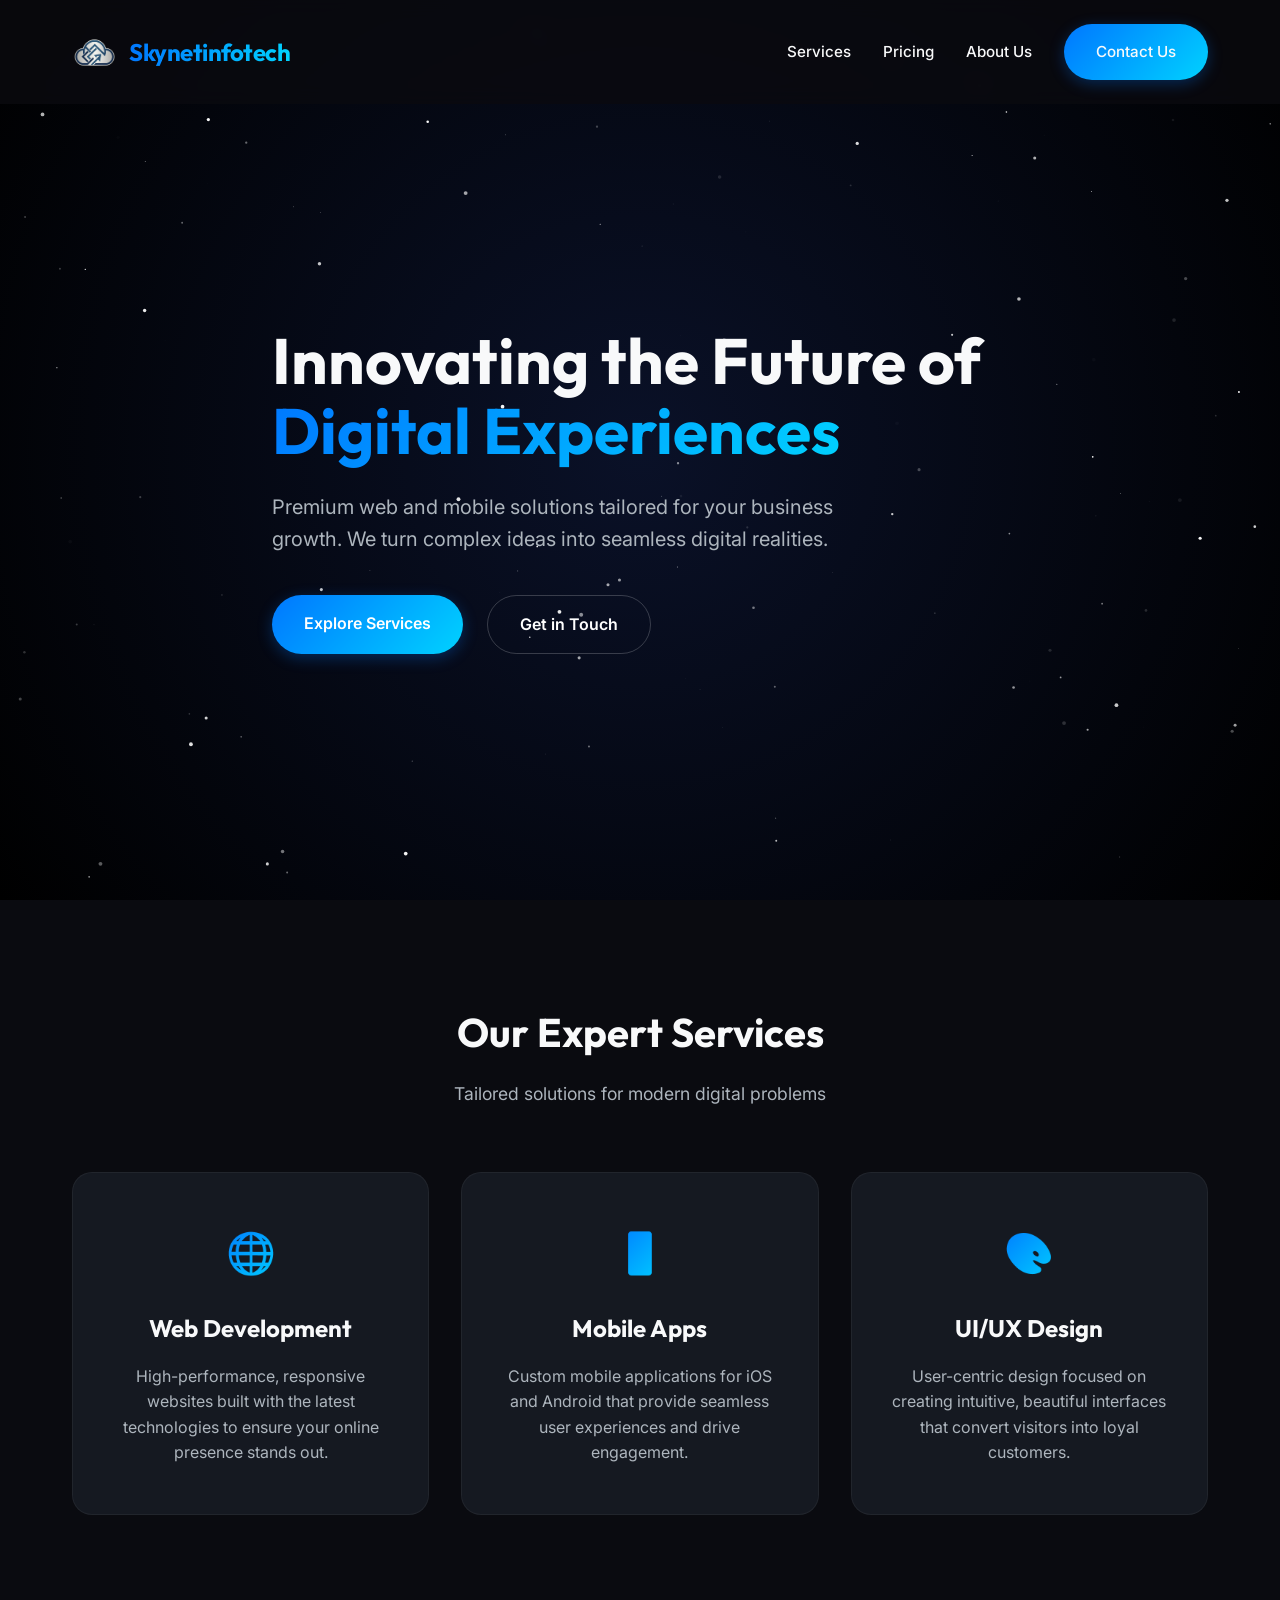
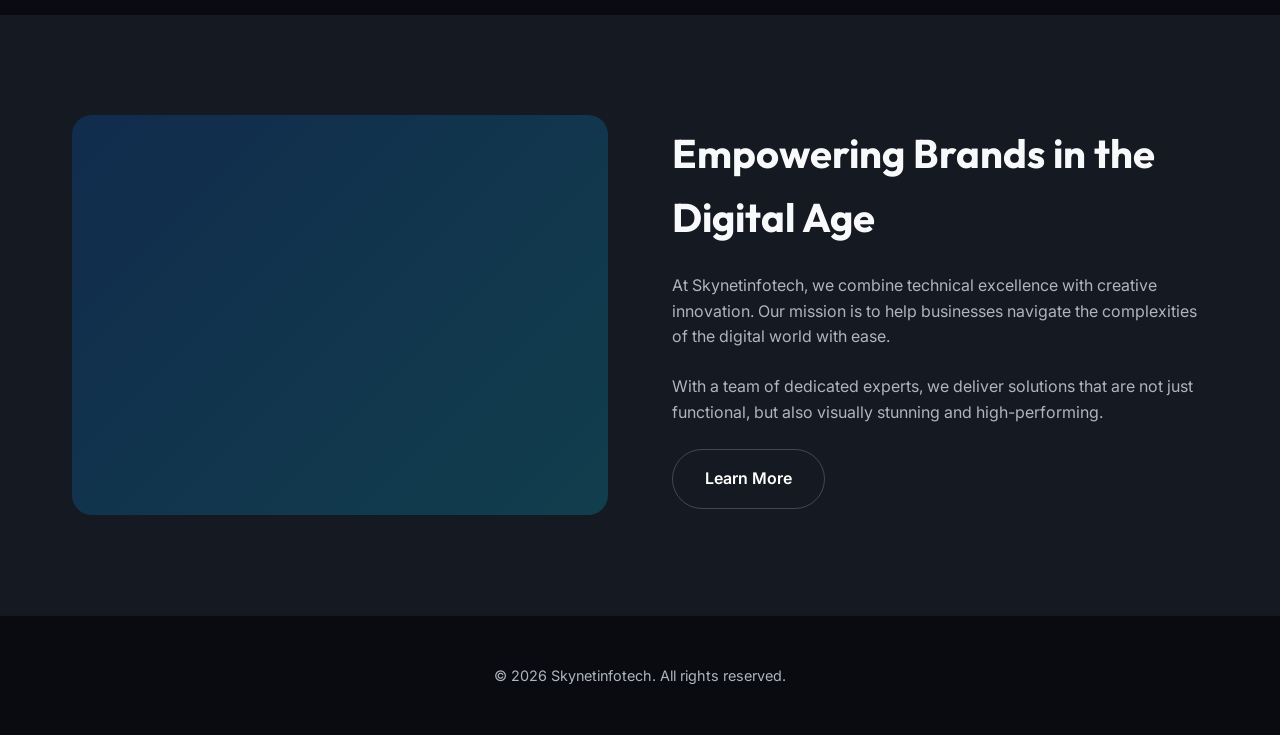
<file: index.html>
<!DOCTYPE html>
<html lang="en">

<head>
    <meta charset="UTF-8">
    <meta name="viewport" content="width=device-width, initial-scale=1.0">
    <title>Skynetinfotech | Mobile App & Web Development Agency</title>
    <meta name="description"
        content="Skynetinfotech provides premium mobile app development (Flutter, Kotlin) and custom web solutions. We transform your ideas into scalable digital products.">
    <meta name="keywords"
        content="Mobile App Development, Web Solutions, Flutter Experts, Kotlin Development, React Native, UI/UX Design">

    <!-- Open Graph / Facebook -->
    <meta property="og:type" content="website">
    <meta property="og:url" content="https://aks64bits.github.io/skynetinfotech/">
    <meta property="og:title" content="Skynetinfotech | Mobile App & Web Development Agency">
    <meta property="og:description"
        content="Premium mobile app and web development agency specializing in Flutter, Kotlin, and React Native solutions.">
    <meta property="og:image" content="https://aks64bits.github.io/skynetinfotech/assets/logo.png">

    <!-- Twitter -->
    <meta property="twitter:card" content="summary_large_image">
    <meta property="twitter:url" content="https://aks64bits.github.io/skynetinfotech/">
    <meta property="twitter:title" content="Skynetinfotech | Mobile App & Web Development Agency">
    <meta property="twitter:description"
        content="Premium mobile app and web development agency specializing in Flutter, Kotlin, and React Native solutions.">
    <meta property="twitter:image" content="https://aks64bits.github.io/skynetinfotech/assets/logo.png">

    <link rel="canonical" href="https://skynetinfotech.com/" />
    <link rel="icon" type="image/png" sizes="32x32" href="assets/logo.png">
    <link rel="icon" type="image/png" sizes="16x16" href="assets/logo.png">
    <link rel="apple-touch-icon" sizes="180x180" href="assets/logo.png">
    <link rel="stylesheet" href="css/style.css">
    <link rel="preconnect" href="https://fonts.googleapis.com">
    <link rel="preconnect" href="https://fonts.gstatic.com" crossorigin>
    <link
        href="https://fonts.googleapis.com/css2?family=Inter:wght@300;400;600;700&family=Outfit:wght@400;700&display=swap"
        rel="stylesheet">

    <!-- JSON-LD Structured Data -->
    <script type="application/ld+json">
    {
      "@context": "https://schema.org",
      "@type": "ProfessionalService",
      "name": "Skynetinfotech",
      "image": "https://skynetinfotech.com/assets/logo.png",
      "url": "https://skynetinfotech.com",
      "telephone": "+918051648462",
      "address": {
        "@type": "PostalAddress",
        "addressCountry": "IN"
      },
      "serviceType": ["Mobile App Development", "Web Development", "UI/UX Design"],
      "description": "Premium mobile app and web development agency specializing in Flutter, Kotlin, and React Native solutions."
    }
    </script>
</head>

<body>
    <canvas id="star-canvas"></canvas>
    <header id="main-header">
        <nav class="container">
            <div class="logo">

                <img src="assets/logo.png" alt="Skynetinfotech Logo">
                <span class="brand-name">Skynetinfotech</span>
            </div>
            <ul class="nav-links">
                <li class="close-menu-li"><span class="close-menu">&times;</span></li>
                <li><a href="services.html">Services</a></li>
                <li><a href="pricing.html">Pricing</a></li>
                <li><a href="about.html">About Us</a></li>
                <li><a href="contact.html" class="btn btn-primary">Contact Us</a></li>
            </ul>
            <div class="mobile-menu-btn">
                <span></span>
                <span></span>
                <span></span>
            </div>
        </nav>
    </header>

    <main>
        <section id="hero">
            <div class="container hero-content">
                <h1 class="fade-in">Innovating the Future of <span class="gradient-text">Digital Experiences</span></h1>
                <p class="fade-in">Premium web and mobile solutions tailored for your business growth. We turn complex
                    ideas into seamless digital realities.</p>
                <div class="hero-btns fade-in">
                    <a href="services.html" class="btn btn-primary">Explore Services</a>
                    <a href="contact.html" class="btn btn-secondary">Get in Touch</a>
                </div>
            </div>
            <div class="hero-bg-accent"></div>
        </section>

        <section id="services" class="section-padding">
            <div class="container">
                <div class="section-header fade-in">
                    <h2>Our Expert Services</h2>
                    <p>Tailored solutions for modern digital problems</p>
                </div>
                <div class="services-grid">
                    <div class="service-card fade-in">
                        <div class="service-icon">🌐</div>
                        <h3>Web Development</h3>
                        <p>High-performance, responsive websites built with the latest technologies to ensure your
                            online presence stands out.</p>
                    </div>
                    <div class="service-card fade-in">
                        <div class="service-icon">📱</div>
                        <h3>Mobile Apps</h3>
                        <p>Custom mobile applications for iOS and Android that provide seamless user experiences and
                            drive engagement.</p>
                    </div>
                    <div class="service-card fade-in">
                        <div class="service-icon">🎨</div>
                        <h3>UI/UX Design</h3>
                        <p>User-centric design focused on creating intuitive, beautiful interfaces that convert visitors
                            into loyal customers.</p>
                    </div>
                </div>
            </div>
        </section>

    </main>

    <section id="about" class="section-padding">
        <div class="container about-content">
            <div class="about-image fade-in">
                <div
                    style="width: 100%; height: 400px; background: var(--gradient-primary); border-radius: 20px; opacity: 0.2;">
                </div>
                <!-- Placeholder for team or office image -->
            </div>
            <div class="about-text fade-in">
                <h2>Empowering Brands in the Digital Age</h2>
                <p>At Skynetinfotech, we combine technical excellence with creative innovation. Our mission is to help
                    businesses navigate the complexities of the digital world with ease.</p>
                <p>With a team of dedicated experts, we deliver solutions that are not just functional, but also
                    visually stunning and high-performing.</p>
                <a href="about.html" class="btn btn-secondary">Learn More</a>
            </div>
        </div>
    </section>


    <footer>
        
            <p class="copyright">&copy; 2026 Skynetinfotech. All rights reserved.</p>
        </div>
    </footer>


    <script src="js/script.js"></script>
</body>

</html>
</file>
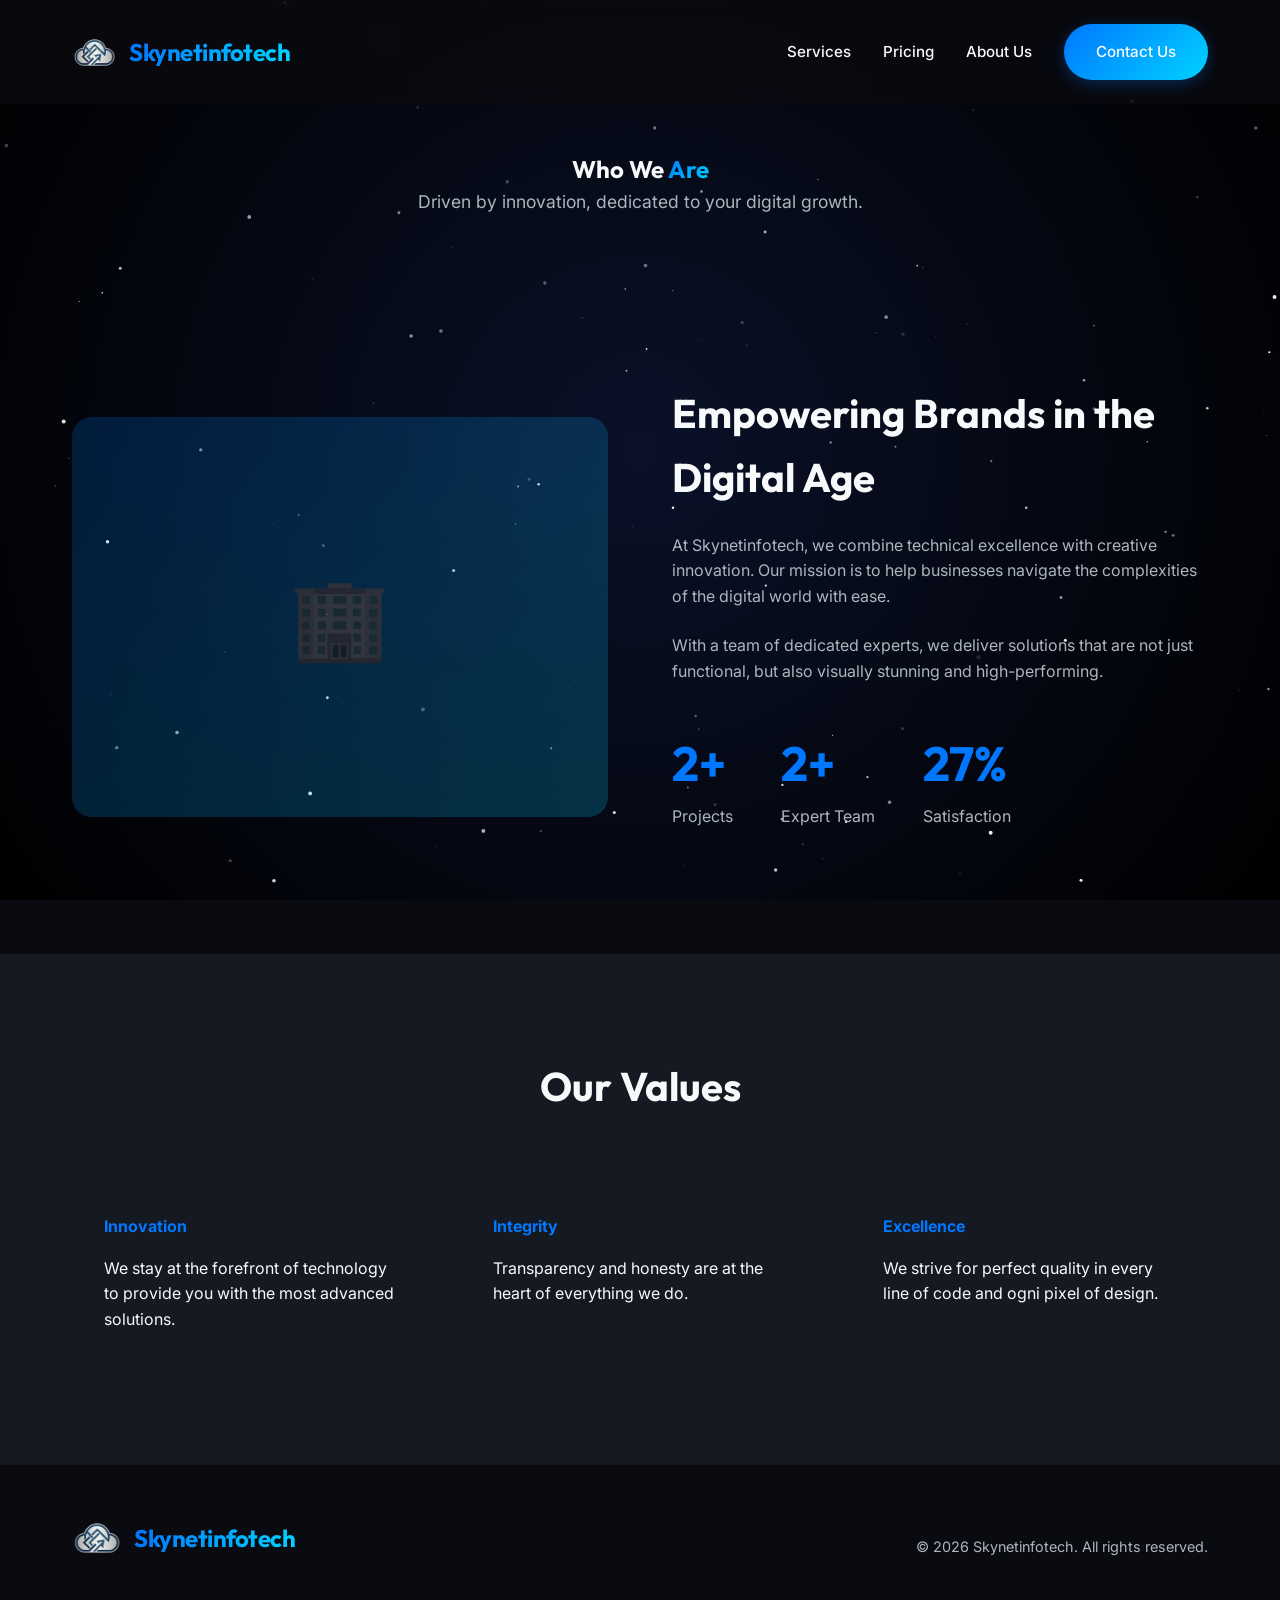
<file: about.html>
<!DOCTYPE html>
<html lang="en">

<head>
    <meta charset="UTF-8">
    <meta name="viewport" content="width=device-width, initial-scale=1.0">
    <title>About Skynetinfotech | Agency Mission & Expert Team</title>
    <meta name="description"
        content="Learn about our mission to empower brands. Discover our expert team and our focus on Flutter, Kotlin, and React Native excellence.">
    <meta name="keywords" content="Agency Mission, Tech Stack, Flutter Experts, Kotlin Developers, Skynetinfotech Team">

    <!-- Open Graph / Facebook -->
    <meta property="og:type" content="website">
    <meta property="og:url" content="https://aks64bits.github.io/skynetinfotech/about.html">
    <meta property="og:title" content="About Skynetinfotech | Agency Mission & Expert Team">
    <meta property="og:description"
        content="Learn about our mission to empower brands. Discover our expert team and our focus on Flutter, Kotlin, and React Native excellence.">
    <meta property="og:image" content="https://aks64bits.github.io/skynetinfotech/assets/logo.png">

    <!-- Twitter -->
    <meta property="twitter:card" content="summary_large_image">
    <meta property="twitter:url" content="https://aks64bits.github.io/skynetinfotech/about.html">
    <meta property="twitter:title" content="About Skynetinfotech | Agency Mission & Expert Team">
    <meta property="twitter:description"
        content="Learn about our mission to empower brands. Discover our expert team and our focus on Flutter, Kotlin, and React Native excellence.">
    <meta property="twitter:image" content="https://aks64bits.github.io/skynetinfotech/assets/logo.png">

    <link rel="canonical" href="https://aks64bits.github.io/skynetinfotech/about.html" />
    <link rel="icon" type="image/png" sizes="32x32" href="assets/logo.png">
    <link rel="icon" type="image/png" sizes="16x16" href="assets/logo.png">
    <link rel="apple-touch-icon" sizes="180x180" href="assets/logo.png">
    <link rel="stylesheet" href="css/style.css">
    <link rel="preconnect" href="https://fonts.googleapis.com">
    <link rel="preconnect" href="https://fonts.gstatic.com" crossorigin>
    <link
        href="https://fonts.googleapis.com/css2?family=Inter:wght@300;400;600;700&family=Outfit:wght@400;700&display=swap"
        rel="stylesheet">

    <!-- JSON-LD Structured Data -->
    <script type="application/ld+json">
    {
      "@context": "https://schema.org",
      "@type": "AboutPage",
      "mainEntity": {
        "@type": "ProfessionalService",
        "name": "Skynetinfotech",
        "description": "At Skynetinfotech, we combine technical excellence with creative innovation. Our mission is to help businesses navigate the complexities of the digital world with ease."
      }
    }
    </script>
</head>

<body>
    <canvas id="star-canvas"></canvas>
    <header id="main-header">
        <nav class="container">
            <a href="index.html" class="logo-link">
                <div class="logo">
                    <img src="assets/logo.png" alt="Skynetinfotech Logo">
                    <span class="brand-name">Skynetinfotech</span>
                </div>
            </a>
            <ul class="nav-links">
                <li class="close-menu-li"><span class="close-menu">&times;</span></li>
                <li><a href="services.html">Services</a></li>
                <li><a href="pricing.html">Pricing</a></li>
                <li><a href="about.html">About Us</a></li>
                <li><a href="contact.html" class="btn btn-primary">Contact Us</a></li>
            </ul>
            <div class="mobile-menu-btn">
                <span></span>
                <span></span>
                <span></span>
            </div>
        </nav>
    </header>

    <main>
        <section id="about-hero" class="section-padding" style="padding-top: 150px;">
            <div class="container">
                <div class="section-header fade-in">
                    <h1>Who We <span class="gradient-text">Are</span></h1>
                    <p>Driven by innovation, dedicated to your digital growth.</p>
                </div>
            </div>
        </section>

        <section id="about-content" class="section-padding" style="padding-top: 0;">
            <div class="container about-content">
                <div class="about-image fade-in">
                    <div
                        style="width: 100%; height: 400px; background: var(--gradient-primary); border-radius: 20px; opacity: 0.2; display: flex; align-items: center; justify-content: center; font-size: 5rem;">
                        🏢</div>
                </div>
                <div class="about-text fade-in">
                    <h2>Empowering Brands in the Digital Age</h2>
                    <p>At Skynetinfotech, we combine technical excellence with creative innovation. Our mission is to
                        help businesses navigate the complexities of the digital world with ease.</p>
                    <p>With a team of dedicated experts, we deliver solutions that are not just functional, but also
                        visually stunning and high-performing.</p>
                    <ul class="about-stats">
                        <li>
                            <h3 class="stat-counter" data-target="10">+</h3>
                            <p>Projects</p>
                        </li>
                        <li>
                            <h3 class="stat-counter" data-target="10">+</h3>
                            <p>Expert Team</p>
                        </li>
                        <li>
                            <h3 class="stat-counter" data-target="99">%</h3>
                            <p>Satisfaction</p>
                        </li>
                    </ul>
                </div>
            </div>
        </section>

        <section class="section-padding" style="background: var(--surface-dark);">
            <div class="container">
                <div class="section-header fade-in">
                    <h2>Our Values</h2>
                </div>
                <div class="values-grid"
                    style="display: grid; grid-template-columns: repeat(auto-fit, minmax(280px, 1fr)); gap: 2rem;">
                    <div class="value-card fade-in"
                        style="background: var(--surface-light); padding: 2rem; border-radius: 15px;">
                        <h4 style="margin-bottom: 1rem; color: var(--primary-color);">Innovation</h4>
                        <p>We stay at the forefront of technology to provide you with the most advanced solutions.</p>
                    </div>
                    <div class="value-card fade-in"
                        style="background: var(--surface-light); padding: 2rem; border-radius: 15px;">
                        <h4 style="margin-bottom: 1rem; color: var(--primary-color);">Integrity</h4>
                        <p>Transparency and honesty are at the heart of everything we do.</p>
                    </div>
                    <div class="value-card fade-in"
                        style="background: var(--surface-light); padding: 2rem; border-radius: 15px;">
                        <h4 style="margin-bottom: 1rem; color: var(--primary-color);">Excellence</h4>
                        <p>We strive for perfect quality in every line of code and ogni pixel of design.</p>
                    </div>
                </div>
            </div>
        </section>
    </main>

    <footer>
        <div class="container footer-content">
            <div class="footer-logo logo">
                <img src="assets/logo.png" alt="Skynetinfotech Logo">
                <span class="brand-name">Skynetinfotech</span>
            </div>

            <p class="copyright">&copy; 2026 Skynetinfotech. All rights reserved.</p>
        </div>
    </footer>


    <script src="js/script.js"></script>
</body>

</html>
</file>
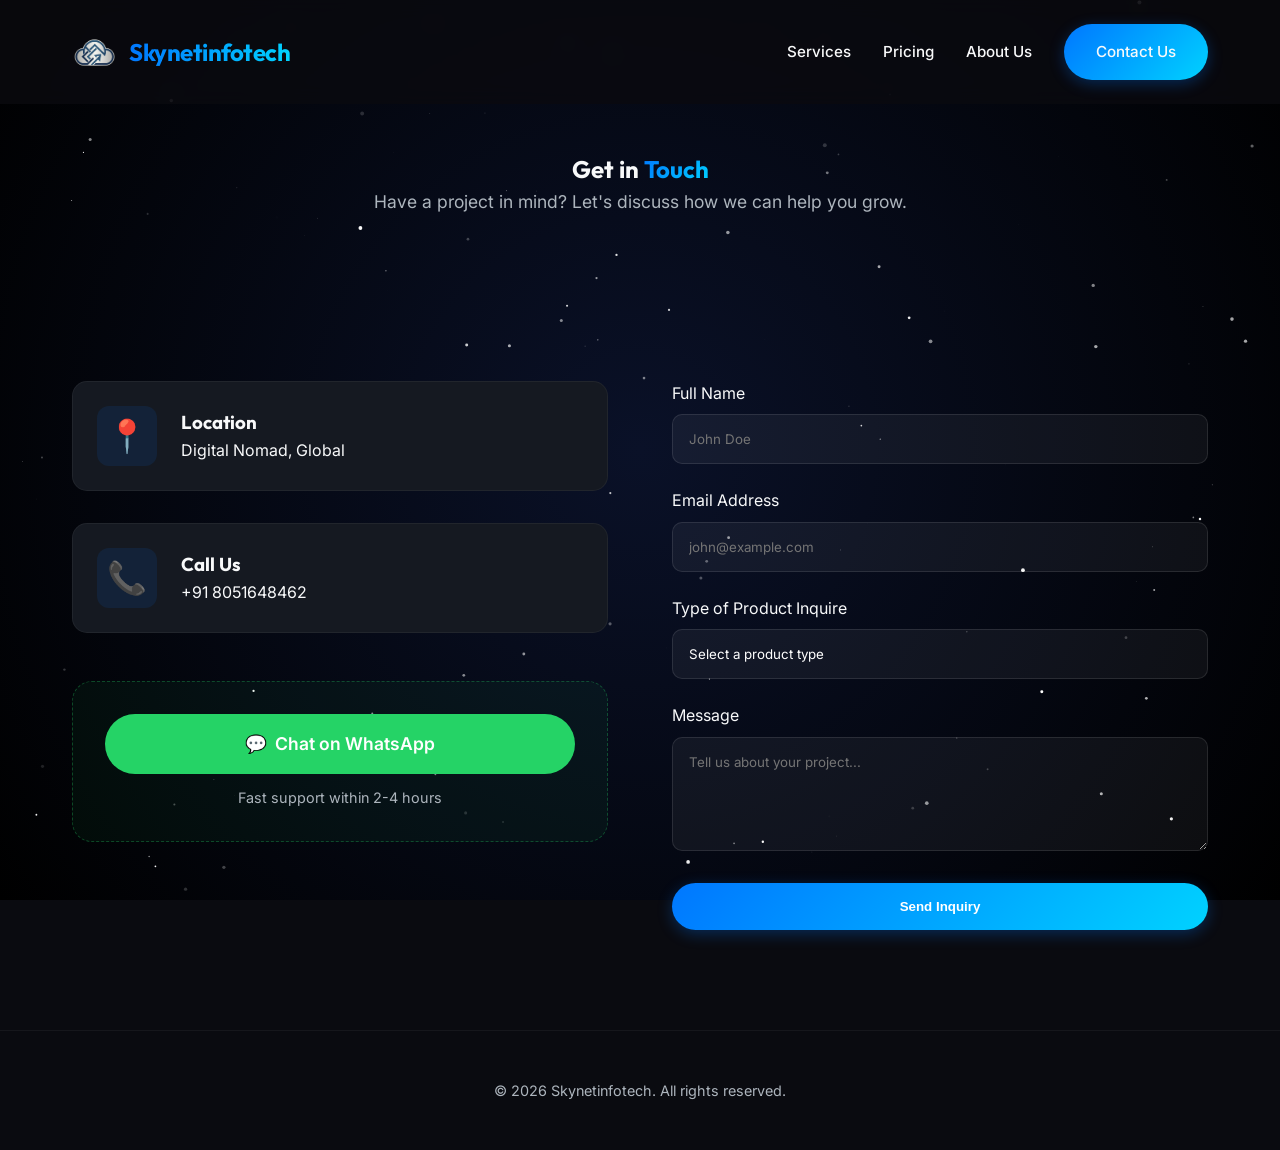
<file: contact.html>
<!DOCTYPE html>
<html lang="en">

<head>
    <meta charset="UTF-8">
    <meta name="viewport" content="width=device-width, initial-scale=1.0">
    <title>Contact Skynetinfotech | Hire Mobile & Web Experts</title>
    <meta name="description"
        content="Get in touch for a free consultation. Scale your business with our custom mobile app and web development services.">
    <meta name="keywords"
        content="Hire Developers, Free Consultation, App Development Inquiry, Web Development Agency Contact">

    <!-- Open Graph / Facebook -->
    <meta property="og:type" content="website">
    <meta property="og:url" content="https://aks64bits.github.io/skynetinfotech/contact.html">
    <meta property="og:title" content="Contact Skynetinfotech | Hire Mobile & Web Experts">
    <meta property="og:description"
        content="Get in touch for a free consultation. Scale your business with our custom mobile app and web development services.">
    <meta property="og:image" content="https://aks64bits.github.io/skynetinfotech/assets/logo.png">

    <!-- Twitter -->
    <meta property="twitter:card" content="summary_large_image">
    <meta property="twitter:url" content="https://aks64bits.github.io/skynetinfotech/contact.html">
    <meta property="twitter:title" content="Contact Skynetinfotech | Hire Mobile & Web Experts">
    <meta property="twitter:description"
        content="Get in touch for a free consultation. Scale your business with our custom mobile app and web development services.">
    <meta property="twitter:image" content="https://aks64bits.github.io/skynetinfotech/assets/logo.png">

    <link rel="canonical" href="https://aks64bits.github.io/skynetinfotech/contact.html" />
    <link rel="icon" type="image/png" sizes="32x32" href="assets/logo.png">
    <link rel="icon" type="image/png" sizes="16x16" href="assets/logo.png">
    <link rel="apple-touch-icon" sizes="180x180" href="assets/logo.png">
    <link rel="stylesheet" href="css/style.css">
    <link rel="preconnect" href="https://fonts.googleapis.com">
    <link rel="preconnect" href="https://fonts.gstatic.com" crossorigin>
    <link
        href="https://fonts.googleapis.com/css2?family=Inter:wght@300;400;600;700&family=Outfit:wght@400;700&display=swap"
        rel="stylesheet">

    <!-- JSON-LD Structured Data -->
    <script type="application/ld+json">
    {
      "@context": "https://schema.org",
      "@type": "ContactPage",
      "mainEntity": {
        "@type": "ProfessionalService",
        "name": "Skynetinfotech",
        "telephone": "+918051648462",
        "email": "aks64bits@gmail.com",
        "url": "https://skynetinfotech.com/contact.html"
      }
    }
    </script>
</head>

<body>
    <canvas id="star-canvas"></canvas>
    <header id="main-header">
        <nav class="container">
            <a href="index.html" class="logo-link">
                <div class="logo">
                    <img src="assets/logo.png" alt="Skynetinfotech Logo">
                    <span class="brand-name">Skynetinfotech</span>
                </div>
            </a>
            <ul class="nav-links">
                <li class="close-menu-li"><span class="close-menu">&times;</span></li>
                <li><a href="services.html">Services</a></li>
                <li><a href="pricing.html">Pricing</a></li>
                <li><a href="about.html">About Us</a></li>
                <li><a href="contact.html" class="btn btn-primary">Contact Us</a></li>
            </ul>
            <div class="mobile-menu-btn">
                <span></span>
                <span></span>
                <span></span>
            </div>
        </nav>
    </header>

    <main>
        <section id="contact-hero" class="section-padding" style="padding-top: 150px;">
            <div class="container">
                <div class="section-header fade-in">
                    <h1>Get in <span class="gradient-text">Touch</span></h1>
                    <p>Have a project in mind? Let's discuss how we can help you grow.</p>
                </div>
            </div>
        </section>

        <section class="section-padding" style="padding-top: 0;">
            <div class="container">
                <div class="contact-grid">
                    <div class="contact-info fade-in">
                        
                        <div class="info-card">
                            <div class="info-icon">📍</div>
                            <div>
                                <h3>Location</h3>
                                <p>Digital Nomad, Global</p>
                            </div>
                        </div>
                        <div class="info-card">
                            <div class="info-icon">📞</div>
                            <div>
                                <h3>Call Us</h3>
                                <p>+91 8051648462</p>
                            </div>
                        </div>

                        <div class="whatsapp-support">
                            <a href="https://wa.me/918051648462" class="btn whatsapp-btn" target="_blank">
                                <span class="wa-icon">💬</span> Chat on WhatsApp
                            </a>
                            <p class="wa-text">Fast support within 2-4 hours</p>
                        </div>
                    </div>

                    <div class="contact-form-container fade-in">
                        <form id="dedicated-contact-form">
                            <div class="form-group">
                                <label for="name">Full Name</label>
                                <input type="text" id="name" required placeholder="John Doe">
                            </div>
                            <div class="form-group">
                                <label for="email">Email Address</label>
                                <input type="email" id="email" required placeholder="john@example.com">
                            </div>
                            <div class="form-group">
                                <label for="product-type">Type of Product Inquire</label>
                                <select id="product-type" required>
                                    <option value="" disabled selected>Select a product type</option>
                                    <option value="Web Development">Web Development</option>
                                    <option value="Mobile App">Mobile App</option>
                                    <option value="UI/UX Design">UI/UX Design</option>
                                    <option value="Digital Marketing">Digital Marketing</option>
                                    <option value="Custom Solution">Custom Solution</option>
                                </select>
                            </div>
                            <div class="form-group">
                                <label for="message">Message</label>
                                <textarea id="message" rows="5" required
                                    placeholder="Tell us about your project..."></textarea>
                            </div>
                            <button type="submit" class="btn btn-primary" style="width: 100%;">Send Inquiry</button>
                        </form>

                        <!-- Animation Elements -->
                        <div id="submission-animation" class="hidden">
                            <div class="mailbox-wrapper">
                                <div class="mailbox">
                                    <span class="mailbox-icon">📮</span>
                                    <div class="mailbox-glow"></div>
                                </div>
                                <div class="flying-message">📩</div>
                            </div>
                            <div class="animation-text">Sending your inquiry...</div>
                        </div>
                    </div>
                </div>
            </div>
        </section>
    </main>

    <footer>
        

            <p class="copyright">&copy; 2026 Skynetinfotech. All rights reserved.</p>
        </div>
    </footer>


    <script src="js/script.js"></script>
</body>

</html>
</file>
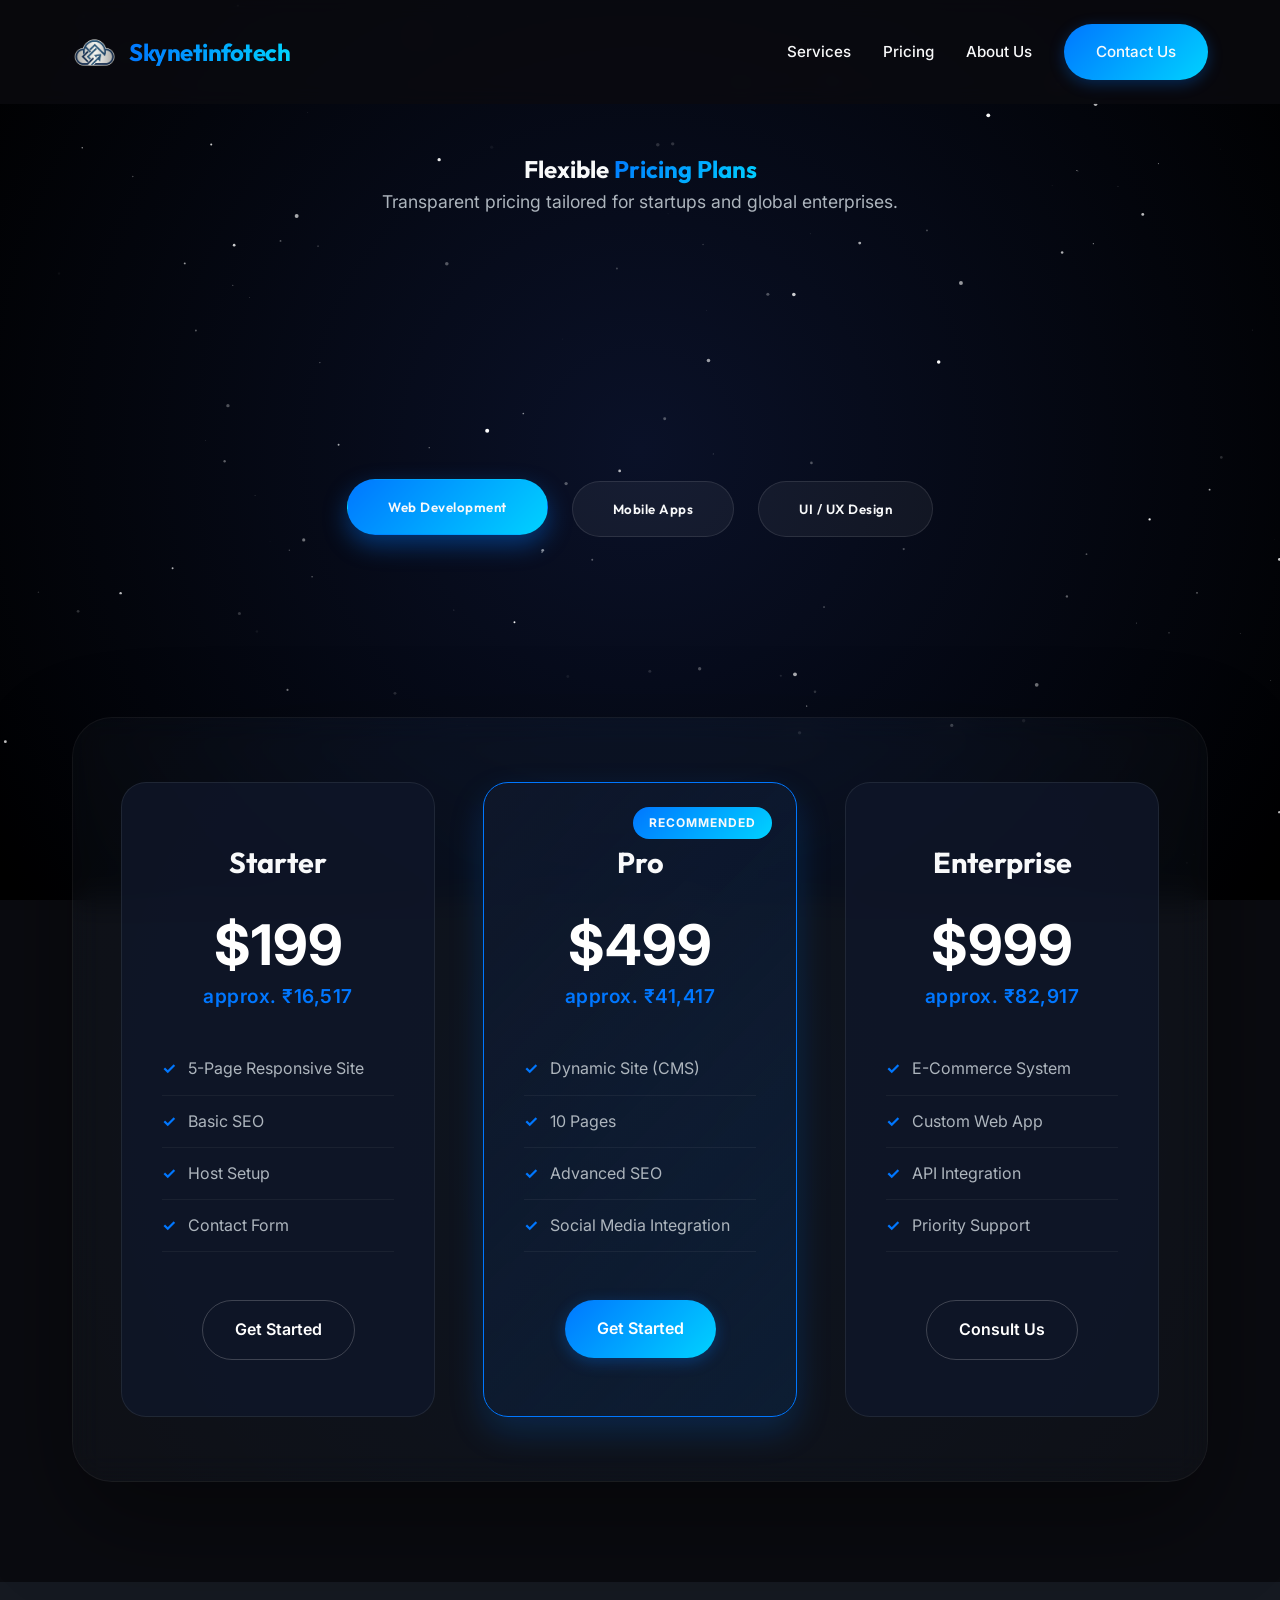
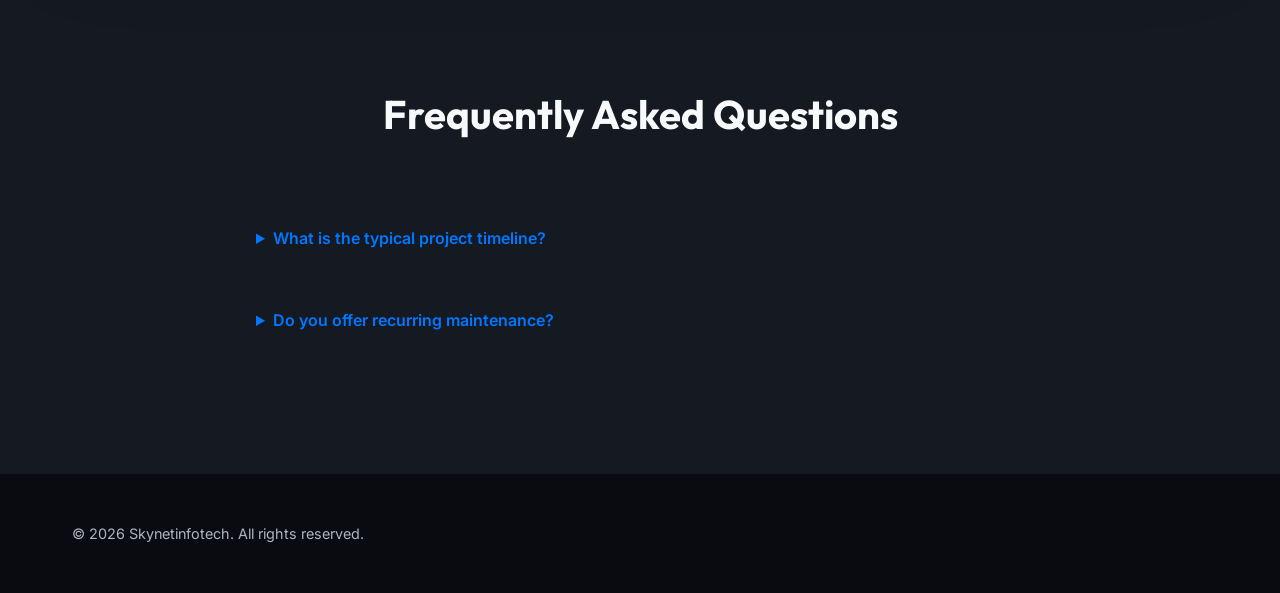
<file: pricing.html>
<!DOCTYPE html>
<html lang="en">

<head>
    <meta charset="UTF-8">
    <meta name="viewport" content="width=device-width, initial-scale=1.0">
    <title>Flexible Pricing Plans | App & Web Dev | Skynetinfotech</title>
    <meta name="description"
        content="Transparent pricing for mobile apps and dedicated WhatsApp marketing solutions. Choose the best plan for your brand growth.">
    <meta name="keywords" content="App Pricing, Web Development Cost, Flutter App Price, Kotlin Developer Rates">

    <!-- Open Graph / Facebook -->
    <meta property="og:type" content="website">
    <meta property="og:url" content="https://aks64bits.github.io/skynetinfotech/pricing.html">
    <meta property="og:title" content="Flexible Pricing Plans | App & Web Dev | Skynetinfotech">
    <meta property="og:description"
        content="Transparent pricing for mobile apps and dedicated WhatsApp marketing solutions. Choose the best plan for your brand growth.">
    <meta property="og:image" content="https://aks64bits.github.io/skynetinfotech/assets/logo.png">

    <!-- Twitter -->
    <meta property="twitter:card" content="summary_large_image">
    <meta property="twitter:url" content="https://aks64bits.github.io/skynetinfotech/pricing.html">
    <meta property="twitter:title" content="Flexible Pricing Plans | App & Web Dev | Skynetinfotech">
    <meta property="twitter:description"
        content="Transparent pricing for mobile apps and dedicated WhatsApp marketing solutions. Choose the best plan for your brand growth.">
    <meta property="twitter:image" content="https://aks64bits.github.io/skynetinfotech/assets/logo.png">

    <link rel="canonical" href="https://aks64bits.github.io/skynetinfotech/pricing.html" />
    <link rel="icon" type="image/png" sizes="32x32" href="assets/logo.png">
    <link rel="icon" type="image/png" sizes="16x16" href="assets/logo.png">
    <link rel="apple-touch-icon" sizes="180x180" href="assets/logo.png">
    <link rel="stylesheet" href="css/style.css">
    <link rel="preconnect" href="https://fonts.googleapis.com">
    <link rel="preconnect" href="https://fonts.gstatic.com" crossorigin>
    <link
        href="https://fonts.googleapis.com/css2?family=Inter:wght@300;400;600;700&family=Outfit:wght@400;700&display=swap"
        rel="stylesheet">

    <!-- JSON-LD Structured Data -->
    <script type="application/ld+json">
    {
      "@context": "https://schema.org",
      "@type": "ProfessionalService",
      "name": "Skynetinfotech",
      "url": "https://skynetinfotech.com/pricing.html",
      "description": "Transparent and flexible pricing models for business digital solutions."
    }
    </script>
</head>

<body>
    <canvas id="star-canvas"></canvas>
    <header id="main-header">
        <nav class="container">
            <a href="index.html" class="logo-link">
                <div class="logo">
                    <img src="assets/logo.png" alt="Skynetinfotech Logo">
                    <span class="brand-name">Skynetinfotech</span>
                </div>
            </a>
            <ul class="nav-links">
                <li class="close-menu-li"><span class="close-menu">&times;</span></li>
                <li><a href="services.html">Services</a></li>
                <li><a href="pricing.html">Pricing</a></li>
                <li><a href="about.html">About Us</a></li>
                <li><a href="contact.html" class="btn btn-primary">Contact Us</a></li>
            </ul>
            <div class="mobile-menu-btn">
                <span></span>
                <span></span>
                <span></span>
            </div>
        </nav>
    </header>

    <main>
        <section id="pricing-hero" class="section-padding" style="padding-top: 150px;">
            <div class="container">
                <div class="section-header fade-in">
                    <h1>Flexible <span class="gradient-text">Pricing Plans</span></h1>
                    <p>Transparent pricing tailored for startups and global enterprises.</p>
                </div>
            </div>
        </section>

        <section id="pricing-nav" class="section-padding" style="padding-bottom: 0;">
            <div class="container">
                <div class="pricing-tabs">
                    <button class="tab-btn active" data-category="web">Web Development</button>
                    <button class="tab-btn" data-category="mobile">Mobile Apps</button>
                    <button class="tab-btn" data-category="uiux">UI / UX Design</button>
                </div>
            </div>
        </section>

        <section id="pricing-list" class="section-padding">
            <div class="container">
                <div class="pricing-canvas fade-in">
                    <div id="pricing-container" class="pricing-grid">
                        <!-- Pricing cards will be injected by JavaScript -->
                    </div>
                </div>
            </div>
        </section>

        <section class="section-padding" style="background: var(--surface-dark);">
            <div class="container">
                <div class="section-header fade-in">
                    <h2>Frequently Asked Questions</h2>
                </div>
                <div class="faq-grid" style="max-width: 800px; margin: 0 auto;">
                    <details
                        style="margin-bottom: 1.5rem; padding: 1rem; background: var(--surface-light); border-radius: 10px;">
                        <summary style="font-weight: 600; cursor: pointer; color: var(--primary-color);">What is the
                            typical project timeline?</summary>
                        <p style="margin-top: 1rem; color: var(--text-muted);">Standard websites take 2-4 weeks, while
                            complex enterprise apps can take 12+ weeks.</p>
                    </details>
                    <details
                        style="margin-bottom: 1.5rem; padding: 1rem; background: var(--surface-light); border-radius: 10px;">
                        <summary style="font-weight: 600; cursor: pointer; color: var(--primary-color);">Do you offer
                            recurring maintenance?</summary>
                        <p style="margin-top: 1rem; color: var(--text-muted);">Yes, we have monthly maintenance packages
                            to keep your site updated and secure.</p>
                    </details>
                </div>
            </div>
        </section>
    </main>

    <footer>
        <div class="container footer-content">
        

            <p class="copyright">&copy; 2026 Skynetinfotech. All rights reserved.</p>
        </div>
    </footer>


    <script src="js/script.js"></script>
    <script src="js/pricing.js" defer></script>
</body>

</html>
</file>
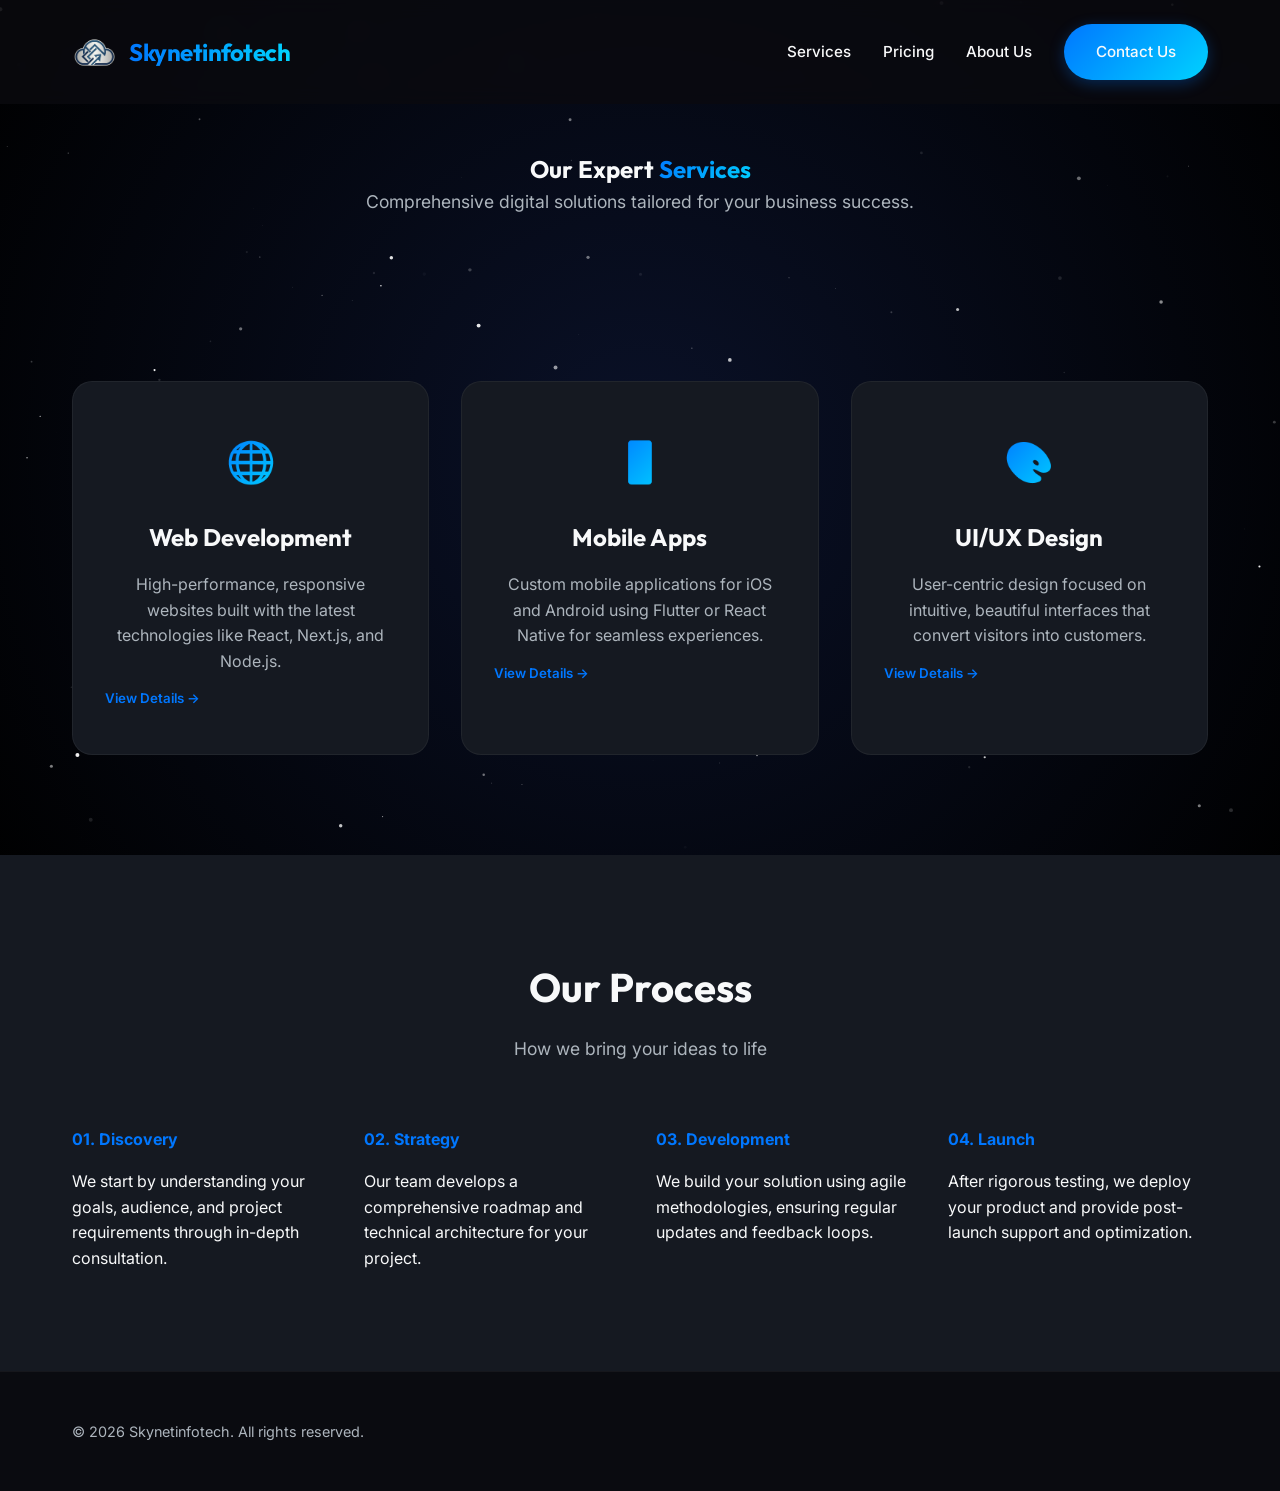
<file: services.html>
<!DOCTYPE html>
<html lang="en">

<head>
    <meta charset="UTF-8">
    <meta name="viewport" content="width=device-width, initial-scale=1.0">
    <title>Custom Digital Solutions | Services by Skynetinfotech</title>
    <meta name="description"
        content="Explore our expert services in Flutter app development, Kotlin native solutions, React Native, custom web development, and UI/UX design.">
    <meta name="keywords" content="Flutter, Kotlin, React Native, UI/UX Design, Web Development, Cloud Solutions">

    <!-- Open Graph / Facebook -->
    <meta property="og:type" content="website">
    <meta property="og:url" content="https://aks64bits.github.io/skynetinfotech/services.html">
    <meta property="og:title" content="Custom Digital Solutions | Services by Skynetinfotech">
    <meta property="og:description"
        content="Explore our expert services in Flutter app development, Kotlin native solutions, React Native, custom web development, and UI/UX design.">
    <meta property="og:image" content="https://aks64bits.github.io/skynetinfotech/assets/logo.png">

    <!-- Twitter -->
    <meta property="twitter:card" content="summary_large_image">
    <meta property="twitter:url" content="https://aks64bits.github.io/skynetinfotech/services.html">
    <meta property="twitter:title" content="Custom Digital Solutions | Services by Skynetinfotech">
    <meta property="twitter:description"
        content="Explore our expert services in Flutter app development, Kotlin native solutions, React Native, custom web development, and UI/UX design.">
    <meta property="twitter:image" content="https://aks64bits.github.io/skynetinfotech/assets/logo.png">

    <link rel="canonical" href="https://aks64bits.github.io/skynetinfotech/services.html" />
    <link rel="icon" type="image/png" sizes="32x32" href="assets/logo.png">
    <link rel="icon" type="image/png" sizes="16x16" href="assets/logo.png">
    <link rel="apple-touch-icon" sizes="180x180" href="assets/logo.png">
    <link rel="stylesheet" href="css/style.css">
    <link rel="preconnect" href="https://fonts.googleapis.com">
    <link rel="preconnect" href="https://fonts.gstatic.com" crossorigin>
    <link
        href="https://fonts.googleapis.com/css2?family=Inter:wght@300;400;600;700&family=Outfit:wght@400;700&display=swap"
        rel="stylesheet">

    <!-- JSON-LD Structured Data -->
    <script type="application/ld+json">
    {
      "@context": "https://schema.org",
      "@type": "Service",
      "name": "Custom Digital Solutions",
      "provider": {
        "@type": "ProfessionalService",
        "name": "Skynetinfotech"
      },
      "serviceType": ["Web Development", "Mobile App Development", "UI/UX Design"],
      "description": "Expert digital services including Web Development, Mobile Apps, UI/UX Design, and Cloud Solutions."
    }
    </script>
</head>

<body>
    <canvas id="star-canvas"></canvas>
    <header id="main-header">
        <nav class="container">
            <a href="index.html" class="logo-link">
                <div class="logo">
                    <img src="assets/logo.png" alt="Skynetinfotech Logo">
                    <span class="brand-name">Skynetinfotech</span>
                </div>
            </a>
            <ul class="nav-links">
                <li class="close-menu-li"><span class="close-menu">&times;</span></li>
                <li><a href="services.html">Services</a></li>
                <li><a href="pricing.html">Pricing</a></li>
                <li><a href="about.html">About Us</a></li>
                <li><a href="contact.html" class="btn btn-primary">Contact Us</a></li>
            </ul>
            <div class="mobile-menu-btn">
                <span></span>
                <span></span>
                <span></span>
            </div>
        </nav>
    </header>

    <main>
        <section id="services-hero" class="section-padding" style="padding-top: 150px;">
            <div class="container">
                <div class="section-header fade-in">
                    <h1>Our Expert <span class="gradient-text">Services</span></h1>
                    <p>Comprehensive digital solutions tailored for your business success.</p>
                </div>
            </div>
        </section>

        <section id="services-list" class="section-padding" style="padding-top: 0;">
            <div class="container">
                <div class="services-grid">
                    <div class="service-card fade-in" data-service="web">
                        <div class="service-icon">🌐</div>
                        <h3>Web Development</h3>
                        <p>High-performance, responsive websites built with the latest technologies like React, Next.js,
                            and Node.js.</p>
                        <button class="btn-text">View Details →</button>
                    </div>
                    <div class="service-card fade-in" data-service="mobile">
                        <div class="service-icon">📱</div>
                        <h3>Mobile Apps</h3>
                        <p>Custom mobile applications for iOS and Android using Flutter or React Native for seamless
                            experiences.</p>
                        <button class="btn-text">View Details →</button>
                    </div>
                    <div class="service-card fade-in" data-service="uiux">
                        <div class="service-icon">🎨</div>
                        <h3>UI/UX Design</h3>
                        <p>User-centric design focused on intuitive, beautiful interfaces that convert visitors into
                            customers.</p>
                        <button class="btn-text">View Details →</button>
                    </div>
                </div>
            </div>
        </section>

        <!-- Side Sheet Detail Panel -->
        <div id="service-overlay" class="overlay"></div>
        <div id="service-sheet" class="side-sheet">
            <button class="close-sheet">&times;</button>
            <div id="sheet-content" class="sheet-body">
                <!-- Data will be injected here -->
            </div>
        </div>

        <section class="section-padding" style="background: var(--surface-dark);">
            <div class="container">
                <div class="section-header fade-in">
                    <h2>Our Process</h2>
                    <p>How we bring your ideas to life</p>
                </div>
                <div class="process-grid"
                    style="display: grid; grid-template-columns: repeat(auto-fit, minmax(250px, 1fr)); gap: 2rem;">
                    <div class="process-item fade-in">
                        <h4 style="color: var(--primary-color); margin-bottom: 1rem;">01. Discovery</h4>
                        <p>We start by understanding your goals, audience, and project requirements through in-depth
                            consultation.</p>
                    </div>
                    <div class="process-item fade-in">
                        <h4 style="color: var(--primary-color); margin-bottom: 1rem;">02. Strategy</h4>
                        <p>Our team develops a comprehensive roadmap and technical architecture for your project.</p>
                    </div>
                    <div class="process-item fade-in">
                        <h4 style="color: var(--primary-color); margin-bottom: 1rem;">03. Development</h4>
                        <p>We build your solution using agile methodologies, ensuring regular updates and feedback
                            loops.</p>
                    </div>
                    <div class="process-item fade-in">
                        <h4 style="color: var(--primary-color); margin-bottom: 1rem;">04. Launch</h4>
                        <p>After rigorous testing, we deploy your product and provide post-launch support and
                            optimization.</p>
                    </div>
                </div>
            </div>
        </section>
    </main>

    <footer>
        <div class="container footer-content">
            

            <p class="copyright">&copy; 2026 Skynetinfotech. All rights reserved.</p>
        </div>
    </footer>


    <script src="js/script.js"></script>
    <script src="js/services.js" defer></script>
</body>

</html>
</file>
<file: css/style.css>
﻿:root {
    --primary-color: #0077ff;
    --primary-dark: #0056b3;
    --secondary-color: #6c757d;
    --accent-color: #00d2ff;
    --background-dark: #0a0b10;
    --surface-dark: #151921;
    --text-light: #f8f9fa;
    --text-muted: #adb5bd;
    --gradient-primary: linear-gradient(135deg, #0077ff 0%, #00d2ff 100%);
    --shadow-premium: 0 10px 30px rgba(0, 0, 0, 0.5);
    --transition-smooth: all 0.3s cubic-bezier(0.4, 0, 0.2, 1);
}

* {
    margin: 0;
    padding: 0;
    box-sizing: border-box;
}

#star-canvas {
    position: fixed;
    top: 0;
    left: 0;
    width: 100%;
    height: 100%;
    z-index: -1;
    background: radial-gradient(circle at center, #0a1128 0%, #000000 100%);
    pointer-events: none;
}

body {
    font-family: 'Inter', sans-serif;
    background-color: var(--background-dark);
    color: var(--text-light);
    line-height: 1.6;
    overflow-x: hidden;
}

h1,
h2,
h3,
.brand-name {
    font-family: 'Outfit', sans-serif;
}

.container {
    max-width: 1200px;
    margin: 0 auto;
    padding: 0 2rem;
}

/* Header & Nav */
header {
    position: fixed;
    top: 0;
    width: 100%;
    z-index: 1000;
    padding: 1.5rem 0;
    transition: var(--transition-smooth);
    background: rgba(10, 11, 16, 0.8);
    backdrop-filter: blur(10px);
}

nav {
    display: flex;
    justify-content: space-between;
    align-items: center;
}

.logo-link {
    text-decoration: none;
    transition: var(--transition-smooth);
}

.logo-link:hover {
    transform: scale(1.02);
}

.logo {
    display: flex;
    align-items: center;
    gap: 0.75rem;
}

.logo img {
    height: 45px;
    /* Optimizing for desktop */
    width: auto;
    transition: var(--transition-smooth);
}

@media (max-width: 768px) {
    .logo img {
        height: 40px;
    }
}

@media (max-width: 480px) {
    .logo img {
        height: 35px;
    }
}

.brand-name {
    font-size: 1.5rem;
    font-weight: 700;
    letter-spacing: -0.5px;
    background: linear-gradient(90deg, #0077ff, #00d2ff, #0077ff);
    background-size: 200% auto;
    -webkit-background-clip: text;
    background-clip: text;
    -webkit-text-fill-color: transparent;
    cursor: default;
    animation: shine 3s linear infinite;
    transition: var(--transition-smooth);
}

.brand-name:hover {
    filter: drop-shadow(0 0 10px rgba(0, 119, 255, 0.4));
    transform: scale(1.02);
}

@keyframes shine {
    to {
        background-position: 200% center;
    }
}

@keyframes charBounce {

    0%,
    100% {
        transform: translateY(0);
    }

    50% {
        transform: translateY(-5px) scale(1.1);
        color: #00d2ff;
    }
}

.nav-links {
    display: flex;
    list-style: none;
    gap: 2rem;
    align-items: center;
}

.close-menu-li {
    display: none;
}

.nav-links a {
    text-decoration: none;
    color: var(--text-light);
    font-weight: 500;
    font-size: 0.95rem;
    transition: var(--transition-smooth);
}

.nav-links a:hover {
    color: var(--primary-color);
}

/* Hero Section */
#hero {
    height: 100vh;
    display: flex;
    align-items: center;
    position: relative;
    overflow: hidden;
    padding-top: 80px;
}

.hero-content {
    z-index: 2;
    max-width: 800px;
}

#hero h1 {
    font-size: 4rem;
    line-height: 1.1;
    margin-bottom: 1.5rem;
    font-weight: 700;
}

.gradient-text {
    background: var(--gradient-primary);
    -webkit-background-clip: text;
    background-clip: text;
    -webkit-text-fill-color: transparent;
}

#hero p {
    font-size: 1.25rem;
    color: var(--text-muted);
    margin-bottom: 2.5rem;
    max-width: 600px;
}

.hero-btns {
    display: flex;
    gap: 1.5rem;
}

.btn {
    display: inline-block;
    padding: 1rem 2rem;
    border-radius: 50px;
    text-decoration: none;
    font-weight: 600;
    transition: var(--transition-smooth);
    cursor: pointer;
    border: none;
}

.btn-primary {
    background: var(--gradient-primary);
    color: white;
    box-shadow: 0 4px 15px rgba(0, 119, 255, 0.3);
}

.btn-primary:hover {
    transform: translateY(-3px);
    box-shadow: 0 8px 25px rgba(0, 119, 255, 0.5);
}

.btn-secondary {
    background: transparent;
    color: white;
    border: 1px solid rgba(255, 255, 255, 0.2);
}

.btn-secondary:hover {
    background: rgba(255, 255, 255, 0.05);
    border-color: white;
}

/* Responsive */
.section-padding {
    padding: 100px 0;
}

.section-header {
    text-align: center;
    margin-bottom: 4rem;
}

.section-header h2 {
    font-size: 2.5rem;
    margin-bottom: 1rem;
    color: var(--text-light);
}

.section-header p {
    color: var(--text-muted);
    font-size: 1.1rem;
}

/* Services Grid */
.services-grid {
    display: grid;
    grid-template-columns: repeat(auto-fit, minmax(300px, 1fr));
    gap: 2rem;
}

.service-card {
    background: var(--surface-dark);
    padding: 3rem 2rem;
    border-radius: 20px;
    border: 1px solid rgba(255, 255, 255, 0.05);
    transition: var(--transition-smooth);
    text-align: center;
}

.service-card:hover {
    transform: translateY(-10px);
    border-color: var(--primary-color);
    box-shadow: 0 20px 40px rgba(0, 0, 0, 0.4);
}

.service-icon {
    font-size: 2.5rem;
    margin-bottom: 1.5rem;
    display: inline-block;
    background: var(--gradient-primary);
    -webkit-background-clip: text;
    background-clip: text;
    -webkit-text-fill-color: transparent;
}

.service-card h3 {
    font-size: 1.5rem;
    margin-bottom: 1rem;
}

.service-card p {
    color: var(--text-muted);
}

/* Animations */
@keyframes fadeInUp {
    from {
        opacity: 0;
        transform: translateY(30px);
    }

    to {
        opacity: 1;
        transform: translateY(0);
    }
}

.fade-in {
    opacity: 0;
    transition: opacity 0.8s ease-out, transform 0.8s ease-out;
}

.fade-in.visible {
    opacity: 1;
    transform: translateY(0);
}

/* About Section */
#about {
    background: var(--surface-dark);
}

.about-content {
    display: grid;
    grid-template-columns: 1fr 1fr;
    gap: 4rem;
    align-items: center;
}

.about-text h2 {
    font-size: 2.5rem;
    margin-bottom: 1.5rem;
}

.about-text p {
    color: var(--text-muted);
    margin-bottom: 1.5rem;
}

/* Contact Section */
.contact-container {
    max-width: 800px;
    margin: 0 auto;
    background: var(--surface-dark);
    padding: 3rem;
    border-radius: 20px;
    border: 1px solid rgba(255, 255, 255, 0.05);
}

.form-group {
    margin-bottom: 1.5rem;
}

.form-group label {
    display: block;
    margin-bottom: 0.5rem;
    color: var(--text-light);
}

.form-group input,
.form-group textarea {
    width: 100%;
    padding: 1rem;
    background: rgba(255, 255, 255, 0.05);
    border: 1px solid rgba(255, 255, 255, 0.1);
    border-radius: 10px;
    color: white;
    font-family: inherit;
    transition: var(--transition-smooth);
}

.form-group input:focus,
.form-group textarea:focus {
    outline: none;
    border-color: var(--primary-color);
    background: rgba(255, 255, 255, 0.1);
}

/* Footer */
footer {
    padding: 3rem 0;
    border-top: 1px solid rgba(255, 255, 255, 0.05);
    text-align: center;
}

.footer-logo {
    margin-bottom: 1rem;
}

.copyright {
    color: var(--text-muted);
    font-size: 0.9rem;
}

/* Mobile Menu */
.mobile-menu-btn {
    display: none;
    flex-direction: column;
    gap: 5px;
    cursor: pointer;
}

.mobile-menu-btn span {
    width: 25px;
    height: 3px;
    background: white;
    transition: var(--transition-smooth);
}

@media (max-width: 768px) {
    .mobile-menu-btn {
        display: flex;
    }

    .close-menu-li {
        display: block;
        width: 100%;
        text-align: right;
        margin-bottom: 2rem;
    }

    .close-menu {
        font-size: 3.5rem;
        color: white;
        cursor: pointer;
        line-height: 1;
        padding: 0.5rem;
        transition: var(--transition-smooth);
    }

    .close-menu:hover {
        color: var(--primary-color);
        transform: rotate(90deg);
    }

    .nav-links {
        position: fixed;
        top: 0;
        right: -100%;
        height: 100vh;
        width: 70%;
        background: var(--background-dark);
        flex-direction: column;
        justify-content: center;
        padding: 2rem;
        transition: var(--transition-smooth);
        box-shadow: -10px 0 30px rgba(0, 0, 0, 0.5);
        display: flex;
        /* Ensure flex for mobile */
    }

    .nav-links.active {
        right: 0;
    }

    .about-content {
        grid-template-columns: 1fr;
        gap: 2rem;
    }
}

@media (max-width: 992px) {
    #hero h1 {
        font-size: 3rem;
    }
}

@media (max-width: 768px) {
    #hero h1 {
        font-size: 2.5rem;
    }

    .hero-btns {
        flex-direction: column;
    }
}

/* Contact Page Specific */
.contact-grid {
    display: grid;
    grid-template-columns: 1fr 1fr;
    gap: 4rem;
    align-items: start;
}

.contact-info {
    display: flex;
    flex-direction: column;
    gap: 2rem;
}

.info-card {
    background: var(--surface-dark);
    padding: 1.5rem;
    border-radius: 15px;
    display: flex;
    align-items: center;
    gap: 1.5rem;
    border: 1px solid rgba(255, 255, 255, 0.05);
    transition: var(--transition-smooth);
}

.info-card:hover {
    border-color: var(--primary-color);
    transform: translateX(10px);
}

.info-icon {
    font-size: 2rem;
    width: 60px;
    height: 60px;
    background: rgba(0, 119, 255, 0.1);
    border-radius: 12px;
    display: flex;
    align-items: center;
    justify-content: center;
}

.whatsapp-support {
    margin-top: 1rem;
    text-align: center;
    padding: 2rem;
    background: rgba(37, 211, 102, 0.05);
    border-radius: 20px;
    border: 1px dashed rgba(37, 211, 102, 0.3);
}

.whatsapp-btn {
    background: #25d366 !important;
    color: white !important;
    display: flex;
    align-items: center;
    justify-content: center;
    gap: 0.5rem;
    font-size: 1.1rem;
    width: 100%;
}

.whatsapp-btn:hover {
    background: #128c7e !important;
    transform: translateY(-3px);
    box-shadow: 0 8px 25px rgba(37, 211, 102, 0.4);
}

.wa-text {
    margin-top: 0.75rem;
    font-size: 0.9rem;
    color: var(--text-muted);
}

.form-group select {
    width: 100%;
    padding: 1rem;
    background: rgba(255, 255, 255, 0.05);
    border: 1px solid rgba(255, 255, 255, 0.1);
    border-radius: 10px;
    color: white;
    font-family: inherit;
    transition: var(--transition-smooth);
    appearance: none;
}

.form-group select option {
    background: var(--surface-dark);
    color: white;
}

.form-group select:focus {
    outline: none;
    border-color: var(--primary-color);
}

@media (max-width: 992px) {
    .contact-grid {
        grid-template-columns: 1fr;
        gap: 3rem;
    }
}

/* Submission Animation */
.hidden {
    display: none !important;
}

#submission-animation {
    position: absolute;
    top: 0;
    left: 0;
    width: 100%;
    height: 100%;
    background: var(--surface-dark);
    display: flex;
    flex-direction: column;
    align-items: center;
    justify-content: center;
    z-index: 100;
    border-radius: 20px;
    animation: fadeIn 0.5s ease;
}

.mailbox-wrapper {
    position: relative;
    width: 100%;
    height: 200px;
    display: flex;
    align-items: center;
    justify-content: center;
}

.mailbox {
    font-size: 5rem;
    position: relative;
    z-index: 2;
}

.mailbox-glow {
    position: absolute;
    width: 100px;
    height: 100px;
    background: var(--primary-color);
    filter: blur(50px);
    opacity: 0;
    border-radius: 50%;
    z-index: 1;
}

.is-receiving .mailbox-glow {
    animation: pulseGlow 2s infinite;
}

.flying-message {
    font-size: 3rem;
    position: absolute;
    opacity: 0;
    z-index: 3;
}

.animate-mail .flying-message {
    animation: mailFlight 5s cubic-bezier(0.45, 0.05, 0.55, 0.95) forwards;
}

.animation-text {
    margin-top: 2rem;
    font-size: 1.2rem;
    color: var(--primary-color);
    font-weight: 600;
    letter-spacing: 1px;
}

/* Simple shrink for the form */
#dedicated-contact-form.shrinking {
    animation: shrinkForm 0.8s ease forwards;
    pointer-events: none;
}

@keyframes shrinkForm {
    to {
        opacity: 0;
        transform: scale(0.5) translateY(-50px);
    }
}

@keyframes mailFlight {
    0% {
        opacity: 0;
        transform: translate(-200px, 100px) scale(0.5) rotate(-45deg);
    }

    10% {
        opacity: 1;
        transform: translate(-180px, 80px) scale(1) rotate(-20deg);
    }

    80% {
        opacity: 1;
        transform: translate(20px, -20px) scale(0.8) rotate(10deg);
    }

    100% {
        opacity: 0;
        transform: translate(0, 0) scale(0.2) rotate(45deg);
    }
}

@keyframes pulseGlow {

    0%,
    100% {
        opacity: 0.3;
        transform: scale(1);
    }

    50% {
        opacity: 0.8;
        transform: scale(1.5);
    }
}

@keyframes fadeIn {
    from {
        opacity: 0;
    }

    to {
        opacity: 1;
    }
}

/* Pricing Page Enhancements */
.pricing-tabs {
    display: flex;
    justify-content: center;
    gap: 1.5rem;
    margin-bottom: 3rem;
    flex-wrap: wrap;
    position: relative;
    z-index: 10;
}

.tab-btn {
    padding: 1.2rem 2.5rem;
    background: rgba(255, 255, 255, 0.05);
    border: 1px solid rgba(255, 255, 255, 0.1);
    border-radius: 50px;
    color: var(--text-light);
    font-weight: 600;
    cursor: pointer;
    transition: var(--transition-smooth);
    font-family: 'Outfit', sans-serif;
    letter-spacing: 0.5px;
}

.tab-btn:hover {
    background: rgba(255, 255, 255, 0.1);
    border-color: var(--primary-color);
}

.tab-btn.active {
    background: var(--gradient-primary);
    border-color: transparent;
    box-shadow: 0 10px 25px rgba(0, 119, 255, 0.4);
    transform: translateY(-2px);
}

.pricing-canvas {
    background: rgba(255, 255, 255, 0.02);
    backdrop-filter: blur(15px);
    -webkit-backdrop-filter: blur(15px);
    border-radius: 40px;
    padding: 4rem 3rem;
    border: 1px solid rgba(255, 255, 255, 0.05);
    box-shadow: 0 40px 100px rgba(0, 0, 0, 0.4);
    position: relative;
    overflow: hidden;
    margin-top: 2rem;
}

.pricing-canvas::after {
    content: '';
    position: absolute;
    top: -50%;
    left: -50%;
    width: 200%;
    height: 200%;
    background: radial-gradient(circle at center, rgba(0, 119, 255, 0.05) 0%, transparent 60%);
    pointer-events: none;
    z-index: 0;
}

.pricing-grid {
    display: grid;
    grid-template-columns: repeat(auto-fit, minmax(300px, 1fr));
    gap: 3rem;
    max-width: 1200px;
    margin: 0 auto;
    position: relative;
    z-index: 1;
}

.pricing-card {
    background: rgba(15, 23, 42, 0.8);
    padding: 3.5rem 2.5rem;
    border-radius: 25px;
    text-align: center;
    border: 1px solid rgba(255, 255, 255, 0.08);
    transition: var(--transition-smooth);
    position: relative;
}

.pricing-card:hover {
    transform: translateY(-15px) scale(1.02);
    border-color: var(--primary-color);
    box-shadow: 0 20px 40px rgba(0, 119, 255, 0.3);
    background: rgba(15, 23, 42, 0.9);
}

.pricing-card.featured {
    border-color: var(--primary-color);
    background: linear-gradient(135deg, rgba(15, 23, 42, 0.9), rgba(0, 119, 255, 0.1));
    box-shadow: 0 15px 35px rgba(0, 119, 255, 0.2);
}

.pricing-card h3 {
    font-size: 1.8rem;
    margin-bottom: 1.5rem;
    color: var(--text-light);
}

.price-container {
    margin: 2rem 0;
}

.price-usd {
    font-size: 3.5rem;
    font-weight: 700;
    color: #fff;
    line-height: 1;
}

.price-inr {
    display: block;
    font-size: 1.2rem;
    color: var(--primary-color);
    font-weight: 600;
    margin-top: 0.5rem;
    letter-spacing: 0.5px;
    animation: slideInUp 0.6s cubic-bezier(0.23, 1, 0.32, 1) backwards;
}

@keyframes slideInUp {
    from {
        opacity: 0;
        transform: translateY(15px);
    }

    to {
        opacity: 1;
        transform: translateY(0);
    }
}

.pricing-features {
    list-style: none;
    padding: 0;
    margin: 2rem 0 3rem 0;
    text-align: left;
}

.pricing-features li {
    padding: 0.8rem 0;
    border-bottom: 1px solid rgba(255, 255, 255, 0.05);
    color: var(--text-muted);
    font-size: 1rem;
    display: flex;
    align-items: center;
    gap: 0.75rem;
}

.pricing-features li::before {
    content: '✓';
    color: var(--primary-color);
    font-weight: 700;
}

.featured-tag {
    position: absolute;
    top: 1.5rem;
    right: 1.5rem;
    background: var(--gradient-primary);
    padding: 0.4rem 1rem;
    border-radius: 20px;
    font-size: 0.75rem;
    font-weight: 700;
    text-transform: uppercase;
    letter-spacing: 1px;
}

@media (max-width: 768px) {
    .pricing-canvas {
        padding: 2.5rem 1.5rem;
        border-radius: 25px;
    }

    .pricing-tabs {
        gap: 0.75rem;
    }

    .tab-btn {
        padding: 0.8rem 1.5rem;
        font-size: 0.9rem;
    }
}

/* Service Side-Sheet */
.side-sheet {
    position: fixed;
    top: 0;
    right: -100%;
    width: 600px;
    height: 100vh;
    background: rgba(10, 15, 25, 0.95);
    backdrop-filter: blur(25px);
    -webkit-backdrop-filter: blur(25px);
    z-index: 2000;
    transition: all 0.6s cubic-bezier(0.86, 0, 0.07, 1);
    box-shadow: -20px 0 50px rgba(0, 0, 0, 0.5);
    padding: 4rem 3rem;
    overflow-y: auto;
    border-left: 1px solid rgba(255, 255, 255, 0.1);
}

.side-sheet.active {
    right: 0;
}

.overlay {
    position: fixed;
    top: 0;
    left: 0;
    width: 100%;
    height: 100%;
    background: rgba(0, 0, 0, 0.6);
    backdrop-filter: blur(8px);
    z-index: 1500;
    opacity: 0;
    visibility: hidden;
    transition: all 0.4s ease;
}

.overlay.active {
    opacity: 1;
    visibility: visible;
}

.close-sheet {
    position: absolute;
    top: 2rem;
    right: 2rem;
    font-size: 3rem;
    color: white;
    background: none;
    border: none;
    cursor: pointer;
    line-height: 1;
    transition: var(--transition-smooth);
}

.close-sheet:hover {
    color: var(--primary-color);
    transform: rotate(90deg);
}

.btn-text {
    background: none;
    border: none;
    color: var(--primary-color);
    font-weight: 600;
    cursor: pointer;
    padding-top: 1rem;
    display: flex;
    align-items: center;
    gap: 0.5rem;
    transition: var(--transition-smooth);
    font-family: inherit;
}

.btn-text:hover {
    gap: 0.75rem;
    color: var(--accent-color);
}

.service-card {
    cursor: pointer;
}

/* Infographic Styles */
.infographic-section {
    margin-bottom: 3rem;
    animation: fadeInUp 0.8s ease backwards;
}

.infographic-title {
    font-size: 1.5rem;
    margin-bottom: 1.5rem;
    color: var(--text-light);
    display: flex;
    align-items: center;
    gap: 0.75rem;
    border-bottom: 1px solid rgba(255, 255, 255, 0.05);
    padding-bottom: 0.5rem;
}

.feature-grid {
    display: grid;
    grid-template-columns: 1fr;
    gap: 1.5rem;
}

.feature-item {
    background: rgba(255, 255, 255, 0.03);
    padding: 1.5rem;
    border-radius: 15px;
    border: 1px solid rgba(255, 255, 255, 0.05);
    transition: var(--transition-smooth);
}

.feature-item:hover {
    background: rgba(255, 255, 255, 0.06);
    border-color: var(--primary-color);
}

.feature-item h4 {
    color: var(--primary-color);
    margin-bottom: 0.5rem;
    font-size: 1.3rem;
}

.tech-stack {
    display: flex;
    flex-wrap: wrap;
    gap: 1rem;
    margin-top: 1rem;
}

.tech-tag {
    padding: 0.6rem 1.2rem;
    background: rgba(0, 119, 255, 0.1);
    border: 1px solid rgba(0, 119, 255, 0.2);
    border-radius: 8px;
    font-size: 0.9rem;
    color: var(--accent-color);
    font-weight: 600;
}

@media (max-width: 768px) {
    .side-sheet {
        width: 100%;
        padding: 4rem 1.5rem;
    }
}

/* Projects Showcase Styles */
.project-tabs {
    display: flex;
    justify-content: center;
    gap: 1.5rem;
    margin-bottom: 4rem;
    flex-wrap: wrap;
}

#projects-container {
    min-height: 600px;
}

.project-header {
    display: flex;
    justify-content: space-between;
    align-items: center;
    margin-bottom: 1.5rem;
}

.project-tag {
    font-size: 0.8rem;
    font-weight: 700;
    text-transform: uppercase;
    color: var(--primary-color);
    letter-spacing: 1px;
    background: rgba(0, 119, 255, 0.1);
    padding: 0.4rem 1rem;
    border-radius: 50px;
}

.project-icon {
    font-size: 2.2rem;
}

.canvas-container {
    height: 250px;
    width: 100%;
    margin-bottom: 1.5rem;
    background: radial-gradient(circle at center, rgba(0, 210, 255, 0.08) 0%, transparent 75%);
    border-radius: 20px;
    overflow: hidden;
    position: relative;
    border: 1px solid rgba(255, 255, 255, 0.04);
}

.project-widgets {
    display: grid;
    grid-template-columns: repeat(3, 1fr);
    gap: 1.2rem;
    margin: 2.5rem 0;
    background: rgba(255, 255, 255, 0.03);
    padding: 1.5rem;
    border-radius: 18px;
    border: 1px solid rgba(255, 255, 255, 0.03);
}

.widget {
    display: flex;
    flex-direction: column;
    text-align: center;
}

.widget-label {
    font-size: 0.7rem;
    color: var(--text-muted);
    text-transform: uppercase;
    margin-bottom: 0.5rem;
    letter-spacing: 1px;
}

.widget-value {
    font-size: 1.15rem;
    font-weight: 700;
    color: var(--accent-color);
}

.tech-pills {
    display: flex;
    flex-wrap: wrap;
    gap: 0.8rem;
    margin-bottom: 2.5rem;
}

.tech-pills .pill {
    font-size: 0.8rem;
    background: rgba(0, 210, 255, 0.05);
    padding: 0.5rem 1rem;
    border-radius: 10px;
    color: var(--text-light);
    border: 1px solid rgba(0, 210, 255, 0.15);
    transition: var(--transition-smooth);
}

.tech-pills .pill:hover {
    background: rgba(0, 210, 255, 0.1);
    border-color: var(--accent-color);
}

.project-report {
    background: rgba(0, 210, 255, 0.05);
    border-left: 4px solid var(--accent-color);
    padding: 1.5rem;
    border-radius: 0 15px 15px 0;
    font-size: 0.95rem;
    line-height: 1.7;
    color: rgba(255, 255, 255, 0.7);
}

.project-report strong {
    color: var(--accent-color);
    display: block;
    margin-bottom: 0.4rem;
    text-transform: uppercase;
    font-size: 0.75rem;
    letter-spacing: 1px;
}

@media (max-width: 500px) {
    .project-widgets {
        grid-template-columns: 1fr;
    }
}

/* Footer Specific Logo */
.footer-logo img {
    height: 50px !important;
}

@media (max-width: 768px) {
    .footer-logo img {
        height: 40px !important;
    }
}

/* About Us Stats */
.about-stats {
    list-style: none;
    display: flex;
    gap: 3rem;
    margin-top: 2.5rem;
    padding: 0;
}

.about-stats li {
    text-align: left;
}

.stat-counter {
    font-size: 3rem;
    font-weight: 700;
    color: var(--primary-color);
    font-family: 'Outfit', sans-serif;
    margin-bottom: 0.2rem;
    display: flex;
    align-items: center;
}

.stat-counter::before {
    content: attr(data-current);
}

@media (max-width: 768px) {
    .about-stats {
        flex-direction: column;
        gap: 1.5rem;
    }
}

/* Footer Metrics & Responsive Layout */
.footer-content {
    display: flex;
    justify-content: space-between;
    align-items: center;
    flex-wrap: wrap;
    gap: 2rem;
}

.footer-metrics {
    display: flex;
    flex-direction: column;
    align-items: flex-end;
    gap: 0.4rem;
    font-size: 0.85rem;
    color: var(--text-muted);
}
</file>
